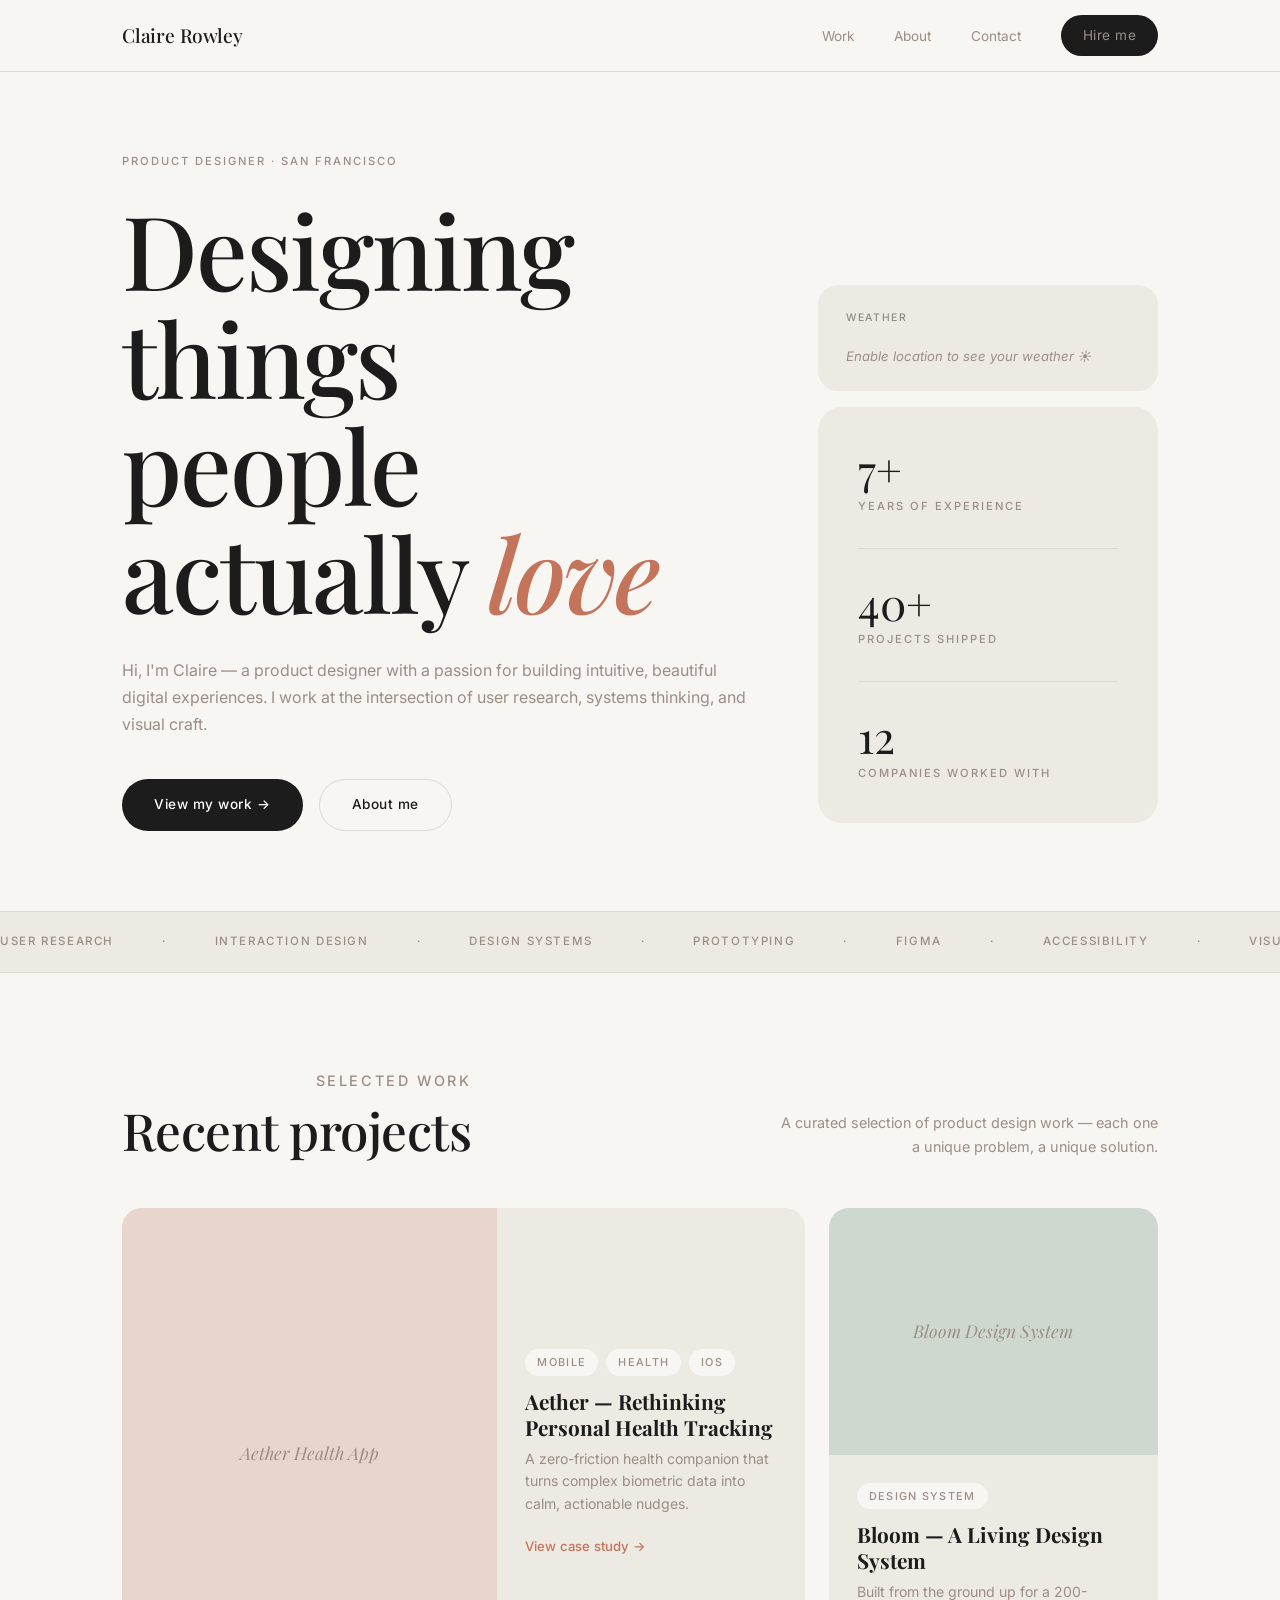
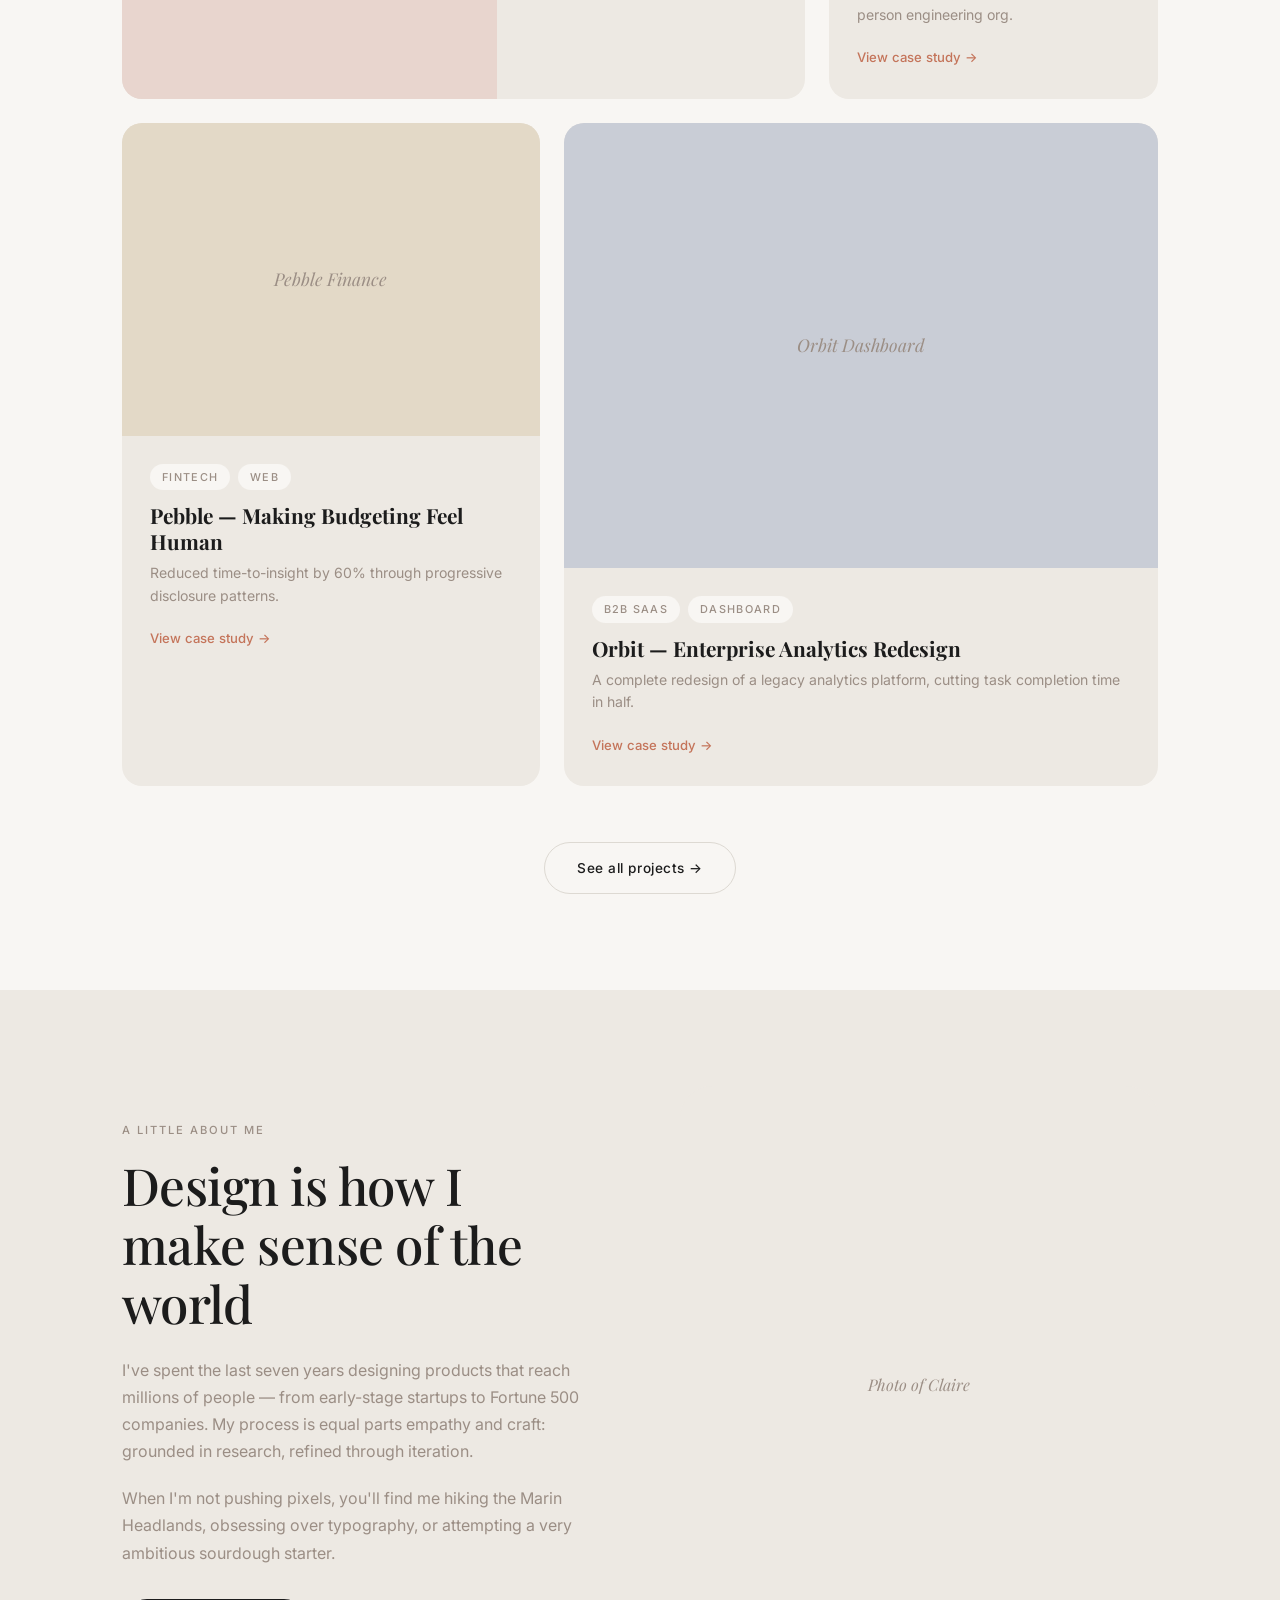
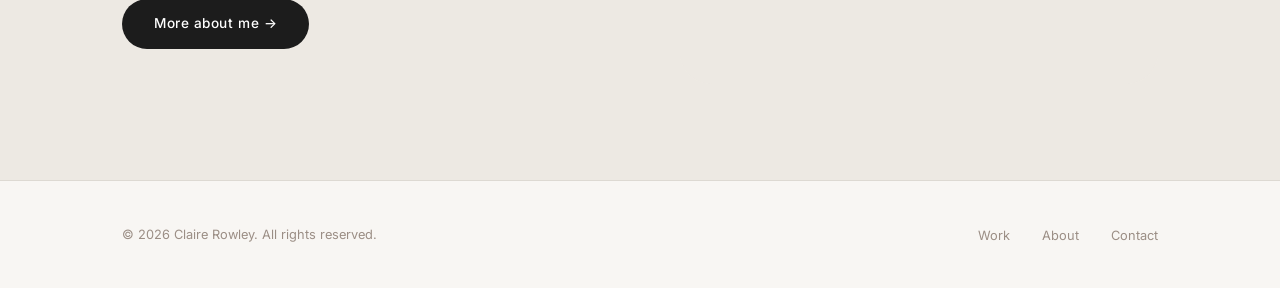
<file: index.html>
<!DOCTYPE html>
<html lang="en">
<head>
  <meta charset="UTF-8" />
  <meta name="viewport" content="width=device-width, initial-scale=1.0" />
  <title>Claire Rowley — Product Designer</title>
  <link rel="stylesheet" href="css/styles.css" />
</head>
<body>

  <!-- NAV -->
  <nav>
    <div class="container">
      <a class="nav-logo" href="index.html">Claire Rowley</a>
      <ul class="nav-links">
        <li><a href="work.html">Work</a></li>
        <li><a href="about.html">About</a></li>
        <li><a href="contact.html">Contact</a></li>
        <li><a href="contact.html" class="btn btn-primary" style="padding: 0.55rem 1.35rem;">Hire me</a></li>
      </ul>
    </div>
  </nav>

  <!-- HERO -->
  <section class="hero">
    <div class="container">
      <div class="hero-inner">

        <div class="hero-text">
          <p class="label hero-tag">Product Designer · San Francisco</p>
          <h1 class="display hero-title">
            Designing things<br />people actually <em>love</em>
          </h1>
          <p class="wide" style="color: var(--muted);">
            Hi, I'm Claire — a product designer with a passion for building
            intuitive, beautiful digital experiences. I work at the intersection
            of user research, systems thinking, and visual craft.
          </p>
          <div class="hero-actions">
            <a href="work.html" class="btn btn-primary">View my work &rarr;</a>
            <a href="about.html" class="btn btn-outline">About me</a>
          </div>
        </div>

        <aside class="hero-aside">

          <!-- WEATHER WIDGET -->
          <div class="weather-card" id="weather-widget">
            <p class="wc-label">Where you are</p>
            <p class="wc-loading">Detecting location&hellip;</p>
          </div>

          <div class="hero-stat-group">
            <div>
              <p class="hero-stat-num">7+</p>
              <p class="label">Years of experience</p>
            </div>
            <div class="divider"></div>
            <div>
              <p class="hero-stat-num">40+</p>
              <p class="label">Projects shipped</p>
            </div>
            <div class="divider"></div>
            <div>
              <p class="hero-stat-num">12</p>
              <p class="label">Companies worked with</p>
            </div>
          </div>
        </aside>

      </div>
    </div>
  </section>

  <!-- MARQUEE -->
  <div class="marquee">
    <div class="marquee-track">
      <span>User Research</span><span class="marquee-dot">·</span>
      <span>Interaction Design</span><span class="marquee-dot">·</span>
      <span>Design Systems</span><span class="marquee-dot">·</span>
      <span>Prototyping</span><span class="marquee-dot">·</span>
      <span>Figma</span><span class="marquee-dot">·</span>
      <span>Accessibility</span><span class="marquee-dot">·</span>
      <span>Visual Design</span><span class="marquee-dot">·</span>
      <span>Product Strategy</span><span class="marquee-dot">·</span>
      <!-- duplicate for seamless loop -->
      <span>User Research</span><span class="marquee-dot">·</span>
      <span>Interaction Design</span><span class="marquee-dot">·</span>
      <span>Design Systems</span><span class="marquee-dot">·</span>
      <span>Prototyping</span><span class="marquee-dot">·</span>
      <span>Figma</span><span class="marquee-dot">·</span>
      <span>Accessibility</span><span class="marquee-dot">·</span>
      <span>Visual Design</span><span class="marquee-dot">·</span>
      <span>Product Strategy</span><span class="marquee-dot">·</span>
    </div>
  </div>

  <!-- SELECTED WORK -->
  <section class="section">
    <div class="container">

      <div class="section-header">
        <div>
          <p class="label" style="margin-bottom: 0.5rem;">Selected Work</p>
          <h2 class="headline">Recent projects</h2>
        </div>
        <p>A curated selection of product design work — each one a unique problem, a unique solution.</p>
      </div>

      <div class="work-grid">

        <!-- Card 1 — wide -->
        <a href="work.html" class="card card--wide span-8">
          <div class="card-img card-img--rose">
            <div class="card-img-fill">Aether Health App</div>
          </div>
          <div class="card-body">
            <div class="card-tags">
              <span class="tag">Mobile</span>
              <span class="tag">Health</span>
              <span class="tag">iOS</span>
            </div>
            <h3 class="card-title">Aether — Rethinking Personal Health Tracking</h3>
            <p class="card-desc">A zero-friction health companion that turns complex biometric data into calm, actionable nudges.</p>
            <span class="card-arrow">View case study &rarr;</span>
          </div>
        </a>

        <!-- Card 2 -->
        <a href="work.html" class="card span-4">
          <div class="card-img card-img--sage">
            <div class="card-img-fill">Bloom Design System</div>
          </div>
          <div class="card-body">
            <div class="card-tags">
              <span class="tag">Design System</span>
            </div>
            <h3 class="card-title">Bloom — A Living Design System</h3>
            <p class="card-desc">Built from the ground up for a 200-person engineering org.</p>
            <span class="card-arrow">View case study &rarr;</span>
          </div>
        </a>

        <!-- Card 3 -->
        <a href="work.html" class="card span-5">
          <div class="card-img card-img--wheat">
            <div class="card-img-fill">Pebble Finance</div>
          </div>
          <div class="card-body">
            <div class="card-tags">
              <span class="tag">Fintech</span>
              <span class="tag">Web</span>
            </div>
            <h3 class="card-title">Pebble — Making Budgeting Feel Human</h3>
            <p class="card-desc">Reduced time-to-insight by 60% through progressive disclosure patterns.</p>
            <span class="card-arrow">View case study &rarr;</span>
          </div>
        </a>

        <!-- Card 4 -->
        <a href="work.html" class="card span-7">
          <div class="card-img card-img--slate">
            <div class="card-img-fill">Orbit Dashboard</div>
          </div>
          <div class="card-body">
            <div class="card-tags">
              <span class="tag">B2B SaaS</span>
              <span class="tag">Dashboard</span>
            </div>
            <h3 class="card-title">Orbit — Enterprise Analytics Redesign</h3>
            <p class="card-desc">A complete redesign of a legacy analytics platform, cutting task completion time in half.</p>
            <span class="card-arrow">View case study &rarr;</span>
          </div>
        </a>

      </div>

      <div style="text-align: center; margin-top: 3.5rem;">
        <a href="work.html" class="btn btn-outline">See all projects &rarr;</a>
      </div>

    </div>
  </section>

  <!-- ABOUT TEASER -->
  <section class="section" style="background: var(--surface);">
    <div class="container">
      <div class="grid-2" style="align-items: center; gap: 5rem;">
        <div>
          <p class="label" style="margin-bottom: 1rem;">A little about me</p>
          <h2 class="headline" style="margin-bottom: 1.5rem;">Design is how I<br />make sense of the world</h2>
          <p style="color: var(--muted); margin-bottom: 1.25rem;">
            I've spent the last seven years designing products that reach millions of people —
            from early-stage startups to Fortune 500 companies. My process is equal parts
            empathy and craft: grounded in research, refined through iteration.
          </p>
          <p style="color: var(--muted); margin-bottom: 2rem;">
            When I'm not pushing pixels, you'll find me hiking the Marin Headlands,
            obsessing over typography, or attempting a very ambitious sourdough starter.
          </p>
          <a href="about.html" class="btn btn-primary">More about me &rarr;</a>
        </div>
        <div class="photo-frame">
          <span style="font-style: italic; color: var(--muted);">Photo of Claire</span>
        </div>
      </div>
    </div>
  </section>

  <!-- FOOTER -->
  <footer>
    <div class="container">
      <p class="footer-copy">&copy; 2026 Claire Rowley. All rights reserved.</p>
      <ul class="footer-links">
        <li><a href="work.html">Work</a></li>
        <li><a href="about.html">About</a></li>
        <li><a href="contact.html">Contact</a></li>
      </ul>
    </div>
  </footer>

  <script src="js/app.js"></script>
</body>
</html>
</file>
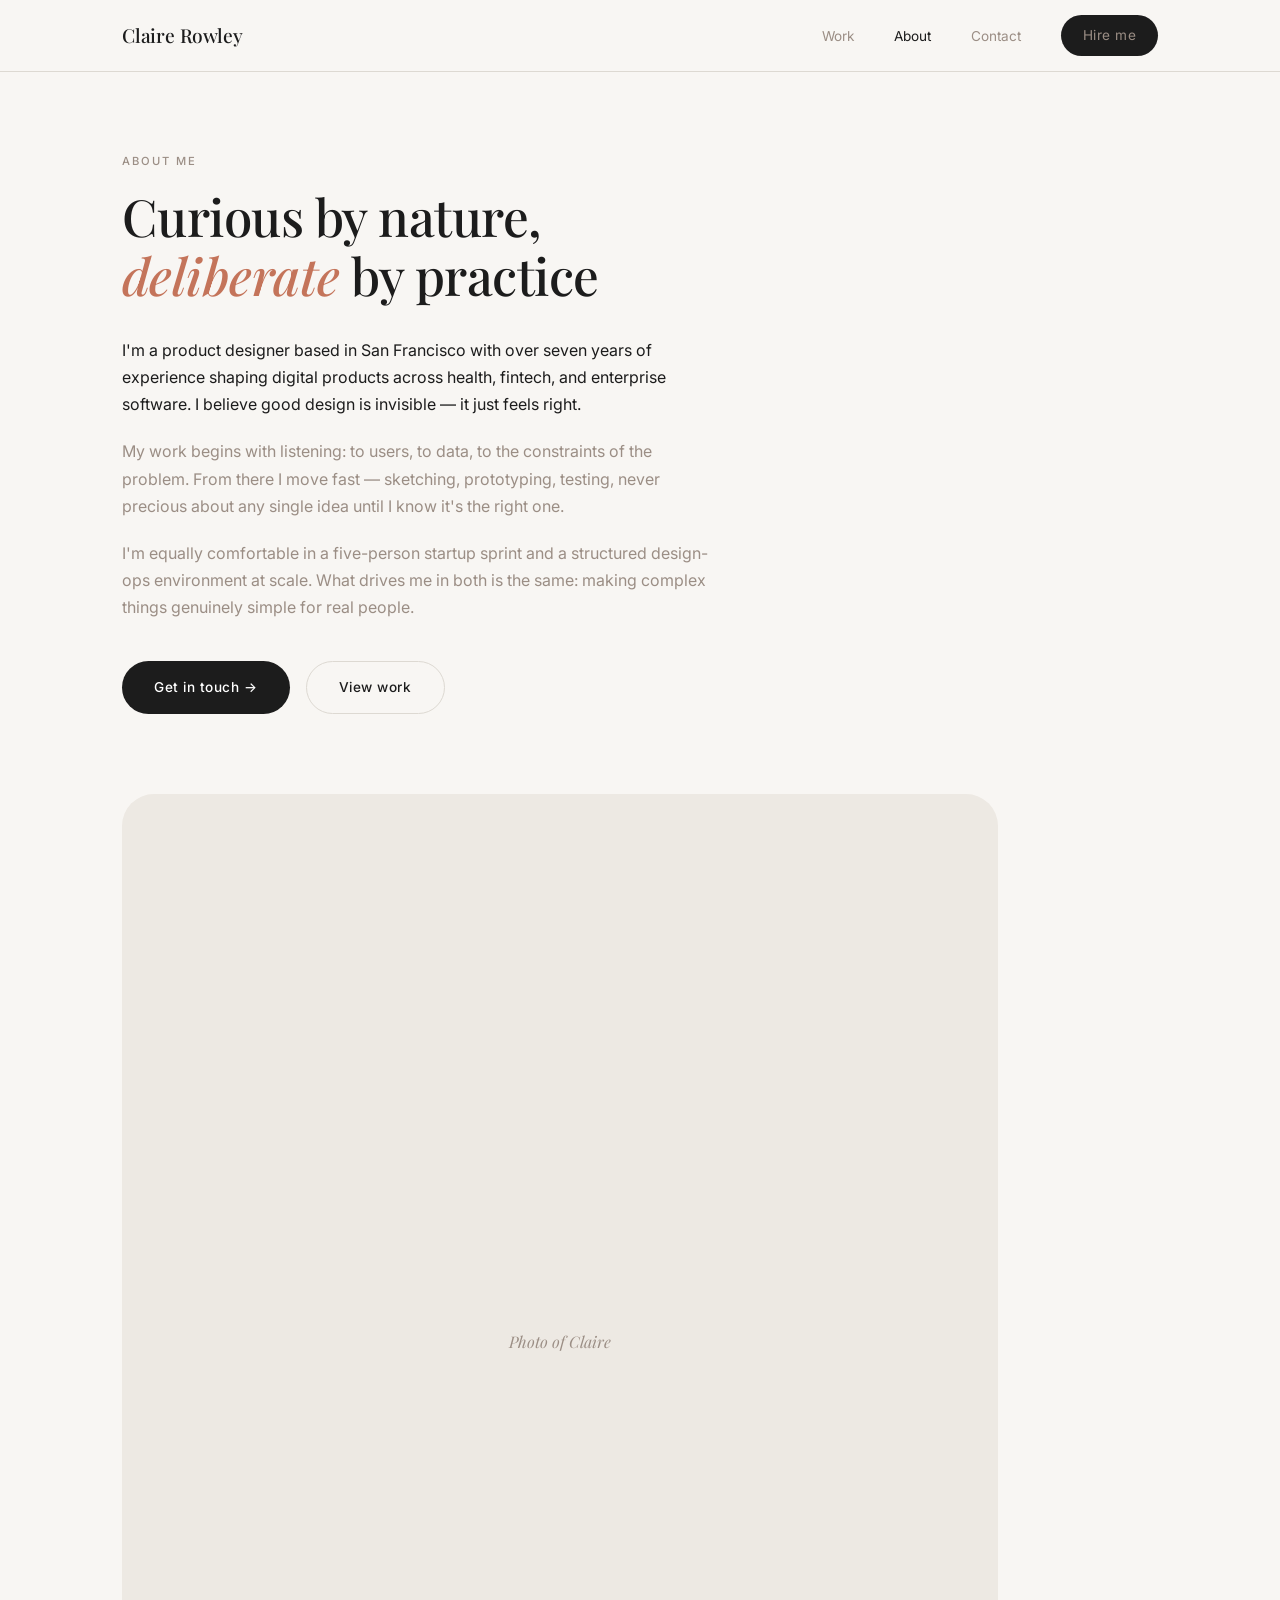
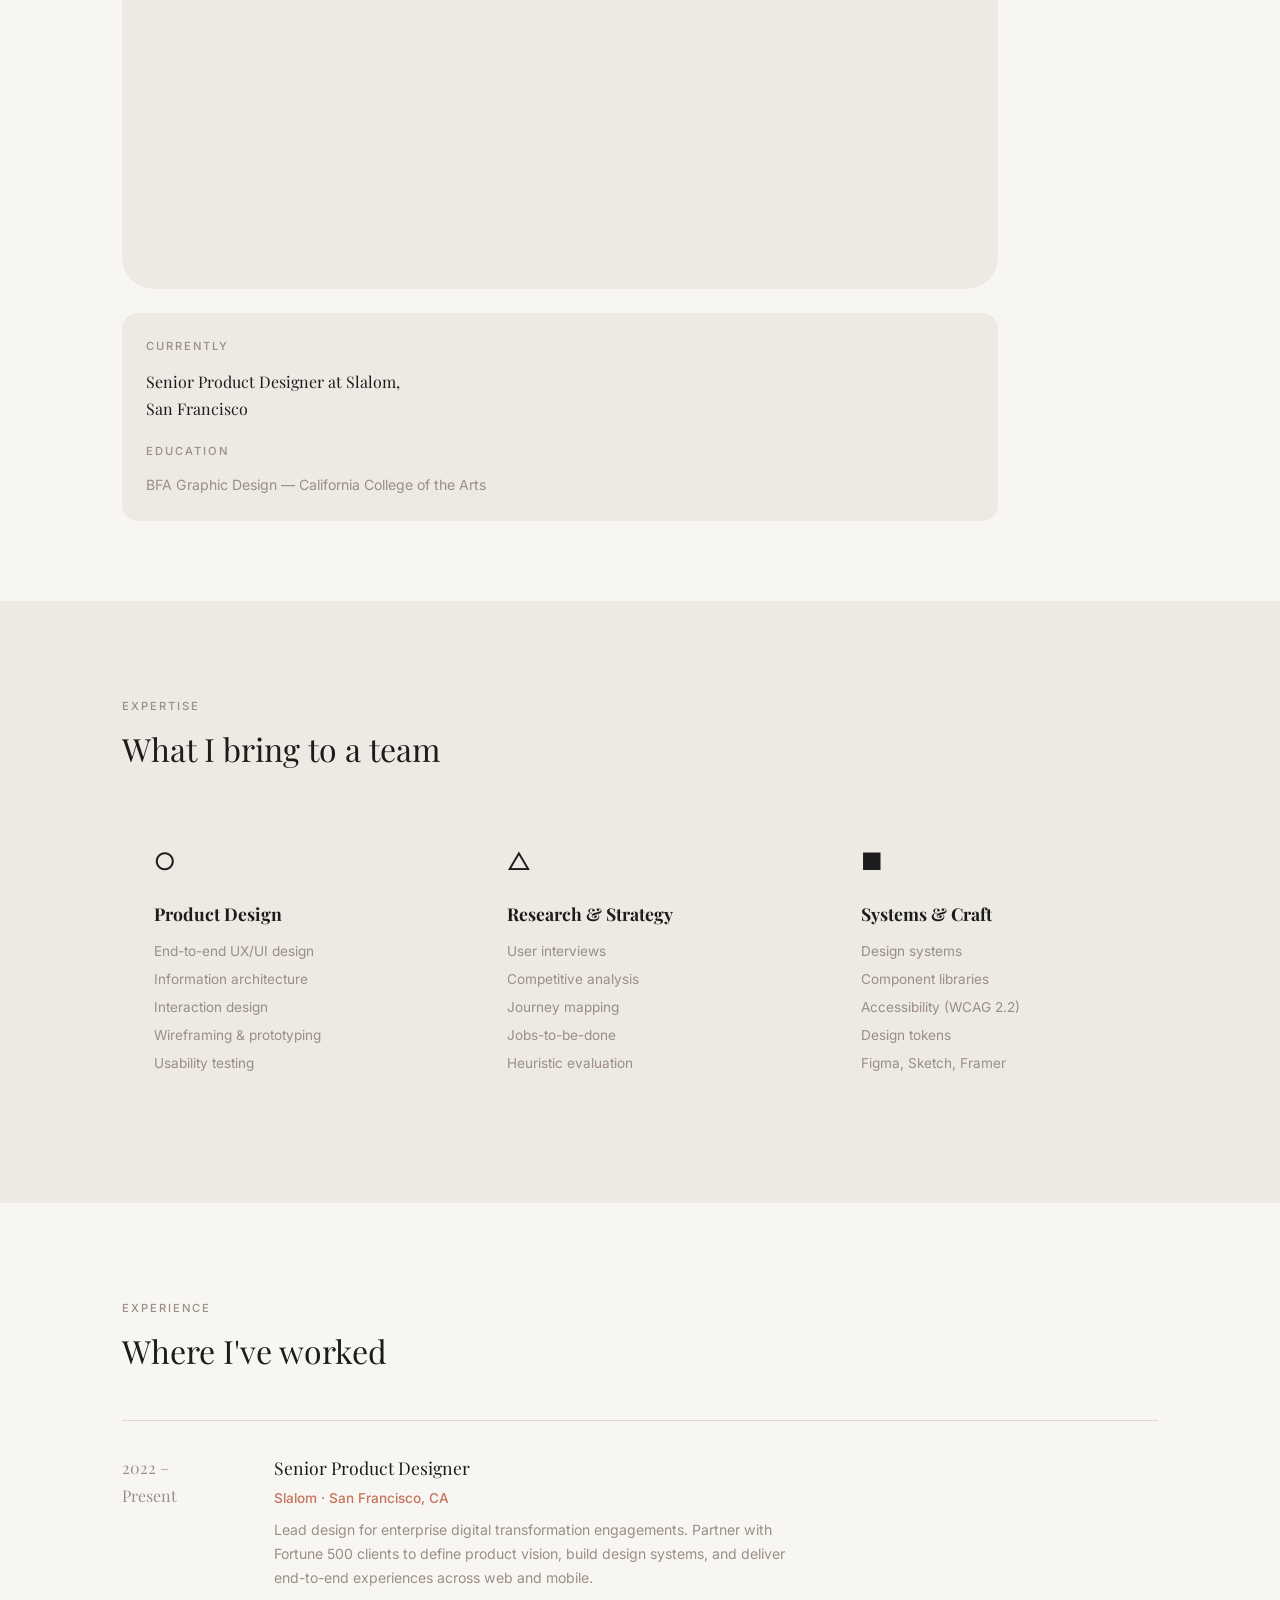
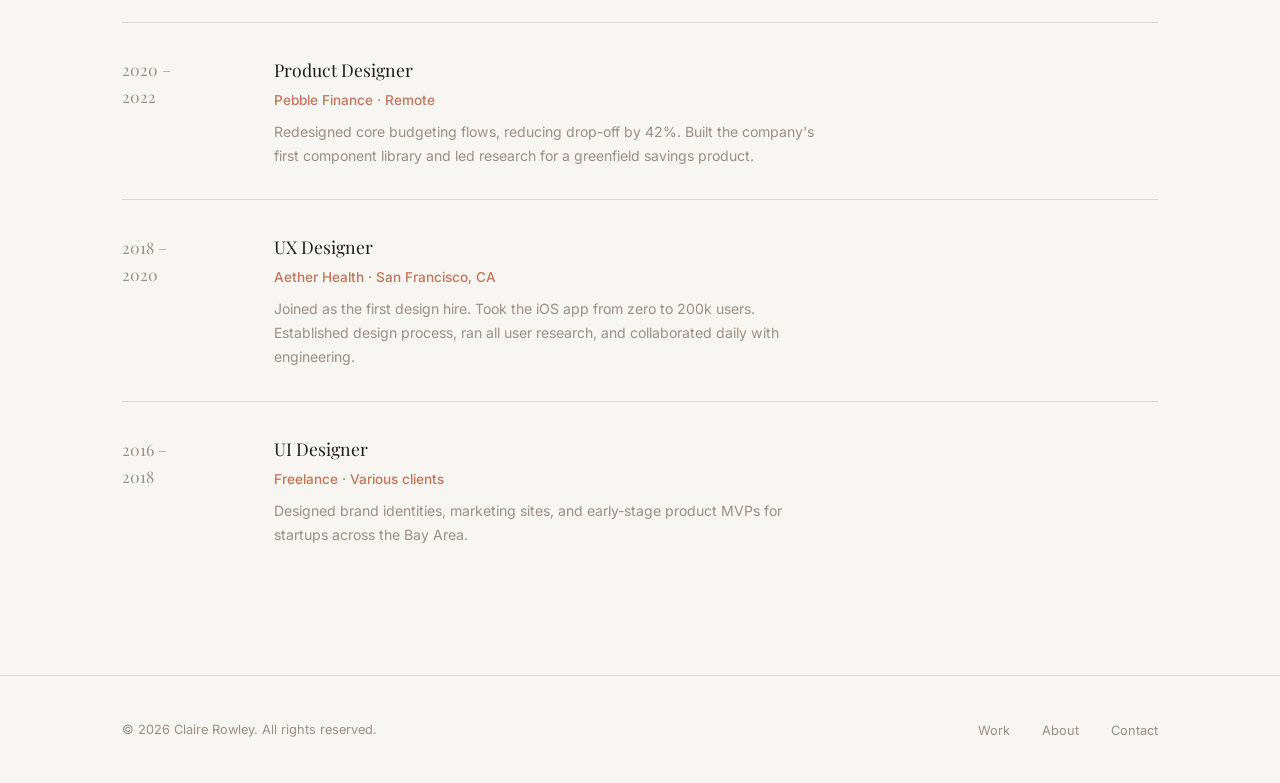
<file: about.html>
<!DOCTYPE html>
<html lang="en">
<head>
  <meta charset="UTF-8" />
  <meta name="viewport" content="width=device-width, initial-scale=1.0" />
  <title>About — Claire Rowley</title>
  <link rel="stylesheet" href="css/styles.css" />
</head>
<body>

  <!-- NAV -->
  <nav>
    <div class="container">
      <a class="nav-logo" href="index.html">Claire Rowley</a>
      <ul class="nav-links">
        <li><a href="work.html">Work</a></li>
        <li><a href="about.html" class="active">About</a></li>
        <li><a href="contact.html">Contact</a></li>
        <li><a href="contact.html" class="btn btn-primary" style="padding: 0.55rem 1.35rem;">Hire me</a></li>
      </ul>
    </div>
  </nav>

  <!-- HERO -->
  <div class="about-hero">
    <div class="container">
      <p class="label" style="margin-bottom: 1rem;">About me</p>
      <div class="grid-2" style="gap: 5rem; align-items: start;">

        <div class="about-intro">
          <h1 class="headline" style="margin-bottom: 2rem;">
            Curious by nature,<br/>
            <em style="font-style: italic; color: var(--accent);">deliberate</em> by practice
          </h1>
          <p style="margin-bottom: 1.25rem;">
            I'm a product designer based in San Francisco with over seven years of experience
            shaping digital products across health, fintech, and enterprise software. I believe
            good design is invisible — it just feels right.
          </p>
          <p style="margin-bottom: 1.25rem; color: var(--muted);">
            My work begins with listening: to users, to data, to the constraints of the problem.
            From there I move fast — sketching, prototyping, testing, never precious about any
            single idea until I know it's the right one.
          </p>
          <p style="color: var(--muted);">
            I'm equally comfortable in a five-person startup sprint and a structured design-ops
            environment at scale. What drives me in both is the same: making complex things
            genuinely simple for real people.
          </p>

          <div style="margin-top: 2.5rem; display: flex; gap: 1rem; flex-wrap: wrap;">
            <a href="contact.html" class="btn btn-primary">Get in touch &rarr;</a>
            <a href="work.html" class="btn btn-outline">View work</a>
          </div>
        </div>

        <div class="about-photo">
          <div class="photo-frame" style="margin-bottom: 1.5rem;">
            <span>Photo of Claire</span>
          </div>
          <div style="padding: 1.5rem; background: var(--surface); border-radius: 1rem;">
            <p class="label" style="margin-bottom: 0.75rem;">Currently</p>
            <p style="font-family: var(--serif); font-size: 1rem; max-width: none;">
              Senior Product Designer at Slalom,<br />San Francisco
            </p>
            <p class="label" style="margin-top: 1.25rem; margin-bottom: 0.75rem;">Education</p>
            <p style="font-size: 0.88rem; color: var(--muted); max-width: none;">
              BFA Graphic Design — California College of the Arts
            </p>
          </div>
        </div>

      </div>
    </div>
  </div>

  <!-- SKILLS -->
  <section class="section" style="background: var(--surface);">
    <div class="container">
      <p class="label" style="margin-bottom: 0.75rem;">Expertise</p>
      <h2 class="subheadline" style="margin-bottom: 2.5rem;">What I bring to a team</h2>

      <div class="skills-grid">

        <div class="skill-card">
          <div class="skill-card-icon">&#9675;</div>
          <h3 class="skill-card-title">Product Design</h3>
          <ul class="skill-card-list">
            <li>End-to-end UX/UI design</li>
            <li>Information architecture</li>
            <li>Interaction design</li>
            <li>Wireframing & prototyping</li>
            <li>Usability testing</li>
          </ul>
        </div>

        <div class="skill-card">
          <div class="skill-card-icon">&#9651;</div>
          <h3 class="skill-card-title">Research & Strategy</h3>
          <ul class="skill-card-list">
            <li>User interviews</li>
            <li>Competitive analysis</li>
            <li>Journey mapping</li>
            <li>Jobs-to-be-done</li>
            <li>Heuristic evaluation</li>
          </ul>
        </div>

        <div class="skill-card">
          <div class="skill-card-icon">&#9632;</div>
          <h3 class="skill-card-title">Systems & Craft</h3>
          <ul class="skill-card-list">
            <li>Design systems</li>
            <li>Component libraries</li>
            <li>Accessibility (WCAG 2.2)</li>
            <li>Design tokens</li>
            <li>Figma, Sketch, Framer</li>
          </ul>
        </div>

      </div>
    </div>
  </section>

  <!-- EXPERIENCE -->
  <section class="section">
    <div class="container">
      <p class="label" style="margin-bottom: 0.75rem;">Experience</p>
      <h2 class="subheadline" style="margin-bottom: 3rem;">Where I've worked</h2>

      <div class="timeline">

        <div class="timeline-item">
          <p class="timeline-year">2022 –<br/>Present</p>
          <div>
            <p class="timeline-role">Senior Product Designer</p>
            <p class="timeline-company">Slalom · San Francisco, CA</p>
            <p class="timeline-desc">
              Lead design for enterprise digital transformation engagements. Partner with
              Fortune 500 clients to define product vision, build design systems, and
              deliver end-to-end experiences across web and mobile.
            </p>
          </div>
        </div>

        <div class="timeline-item">
          <p class="timeline-year">2020 –<br/>2022</p>
          <div>
            <p class="timeline-role">Product Designer</p>
            <p class="timeline-company">Pebble Finance · Remote</p>
            <p class="timeline-desc">
              Redesigned core budgeting flows, reducing drop-off by 42%. Built the
              company's first component library and led research for a greenfield
              savings product.
            </p>
          </div>
        </div>

        <div class="timeline-item">
          <p class="timeline-year">2018 –<br/>2020</p>
          <div>
            <p class="timeline-role">UX Designer</p>
            <p class="timeline-company">Aether Health · San Francisco, CA</p>
            <p class="timeline-desc">
              Joined as the first design hire. Took the iOS app from zero to 200k users.
              Established design process, ran all user research, and collaborated daily
              with engineering.
            </p>
          </div>
        </div>

        <div class="timeline-item">
          <p class="timeline-year">2016 –<br/>2018</p>
          <div>
            <p class="timeline-role">UI Designer</p>
            <p class="timeline-company">Freelance · Various clients</p>
            <p class="timeline-desc">
              Designed brand identities, marketing sites, and early-stage product MVPs
              for startups across the Bay Area.
            </p>
          </div>
        </div>

      </div>
    </div>
  </section>

  <!-- FOOTER -->
  <footer>
    <div class="container">
      <p class="footer-copy">&copy; 2026 Claire Rowley. All rights reserved.</p>
      <ul class="footer-links">
        <li><a href="work.html">Work</a></li>
        <li><a href="about.html">About</a></li>
        <li><a href="contact.html">Contact</a></li>
      </ul>
    </div>
  </footer>

</body>
</html>
</file>
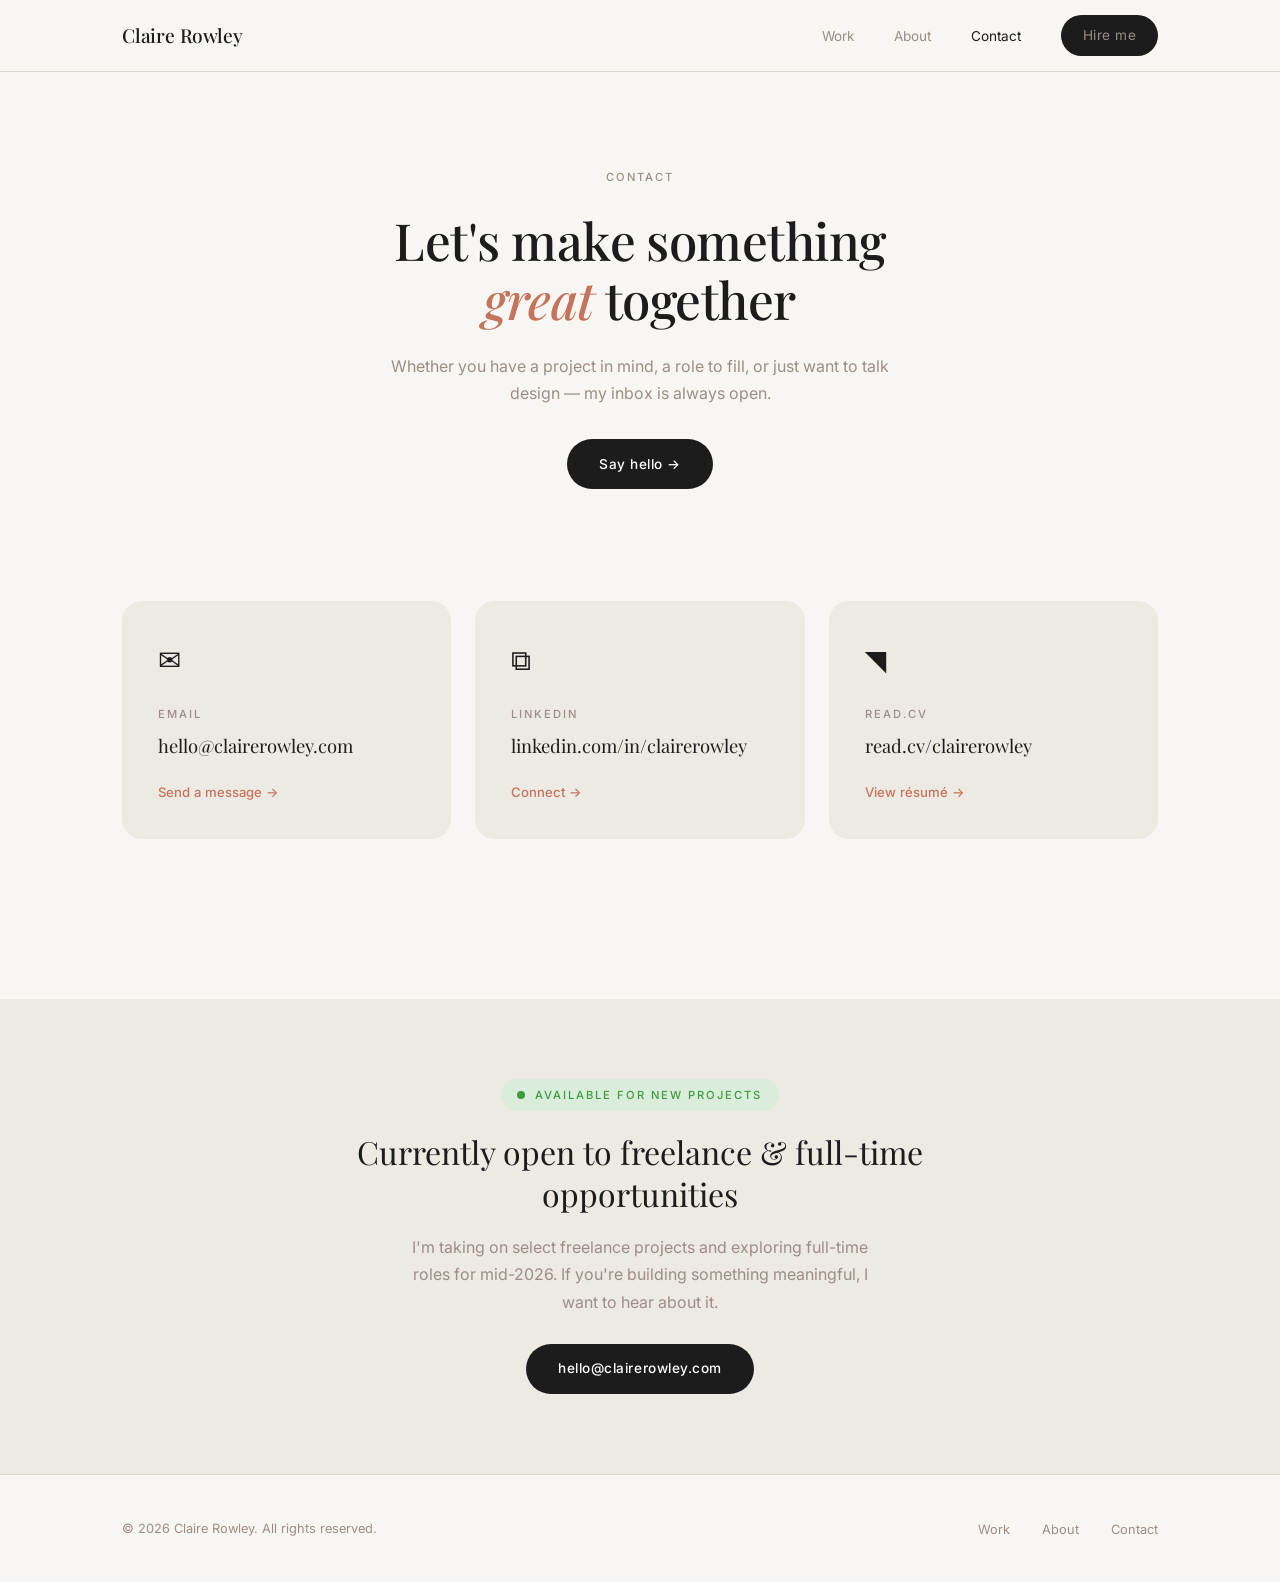
<file: contact.html>
<!DOCTYPE html>
<html lang="en">
<head>
  <meta charset="UTF-8" />
  <meta name="viewport" content="width=device-width, initial-scale=1.0" />
  <title>Contact — Claire Rowley</title>
  <link rel="stylesheet" href="css/styles.css" />
</head>
<body>

  <!-- NAV -->
  <nav>
    <div class="container">
      <a class="nav-logo" href="index.html">Claire Rowley</a>
      <ul class="nav-links">
        <li><a href="work.html">Work</a></li>
        <li><a href="about.html">About</a></li>
        <li><a href="contact.html" class="active">Contact</a></li>
        <li><a href="contact.html" class="btn btn-primary" style="padding: 0.55rem 1.35rem;">Hire me</a></li>
      </ul>
    </div>
  </nav>

  <!-- CONTACT HERO -->
  <div class="contact-hero">
    <p class="label">Contact</p>
    <h1 class="headline" style="max-width: 20ch; text-align: center;">
      Let's make something<br/>
      <em style="font-style: italic; color: var(--accent);">great</em> together
    </h1>
    <p class="wide" style="color: var(--muted); text-align: center; max-width: 50ch;">
      Whether you have a project in mind, a role to fill, or just want to talk design —
      my inbox is always open.
    </p>
    <a href="mailto:hello@clairerowley.com" class="btn btn-primary" style="margin-top: 0.5rem;">
      Say hello &rarr;
    </a>
  </div>

  <!-- CONTACT LINKS -->
  <section class="section" style="padding-top: 0;">
    <div class="container">
      <div class="contact-links">

        <a href="mailto:hello@clairerowley.com" class="contact-link-card">
          <div class="contact-link-icon">&#9993;</div>
          <p class="label contact-link-label">Email</p>
          <p class="contact-link-value">hello@clairerowley.com</p>
          <span class="contact-link-arrow">Send a message &rarr;</span>
        </a>

        <a href="https://linkedin.com/in/clairerowley" target="_blank" rel="noopener" class="contact-link-card">
          <div class="contact-link-icon">&#10697;</div>
          <p class="label contact-link-label">LinkedIn</p>
          <p class="contact-link-value">linkedin.com/in/clairerowley</p>
          <span class="contact-link-arrow">Connect &rarr;</span>
        </a>

        <a href="https://read.cv/clairerowley" target="_blank" rel="noopener" class="contact-link-card">
          <div class="contact-link-icon">&#9701;</div>
          <p class="label contact-link-label">Read.cv</p>
          <p class="contact-link-value">read.cv/clairerowley</p>
          <span class="contact-link-arrow">View résumé &rarr;</span>
        </a>

      </div>
    </div>
  </section>

  <!-- AVAILABILITY NOTE -->
  <section style="background: var(--surface); padding-block: 5rem;">
    <div class="container" style="max-width: 700px; text-align: center; display: flex; flex-direction: column; align-items: center; gap: 1.25rem;">
      <div style="display: inline-flex; align-items: center; gap: 0.6rem; padding: 0.4rem 1rem; background: #D9EDDA; border-radius: 100px;">
        <span style="width: 8px; height: 8px; background: #3D9B40; border-radius: 50%; display: inline-block;"></span>
        <p class="label" style="color: #3D9B40; margin: 0;">Available for new projects</p>
      </div>
      <h2 class="subheadline">Currently open to freelance &amp; full-time opportunities</h2>
      <p style="color: var(--muted); text-align: center; max-width: 48ch;">
        I'm taking on select freelance projects and exploring full-time roles for mid-2026.
        If you're building something meaningful, I want to hear about it.
      </p>
      <a href="mailto:hello@clairerowley.com" class="btn btn-primary" style="margin-top: 0.5rem;">
        hello@clairerowley.com
      </a>
    </div>
  </section>

  <!-- FOOTER -->
  <footer>
    <div class="container">
      <p class="footer-copy">&copy; 2026 Claire Rowley. All rights reserved.</p>
      <ul class="footer-links">
        <li><a href="work.html">Work</a></li>
        <li><a href="about.html">About</a></li>
        <li><a href="contact.html">Contact</a></li>
      </ul>
    </div>
  </footer>

</body>
</html>
</file>
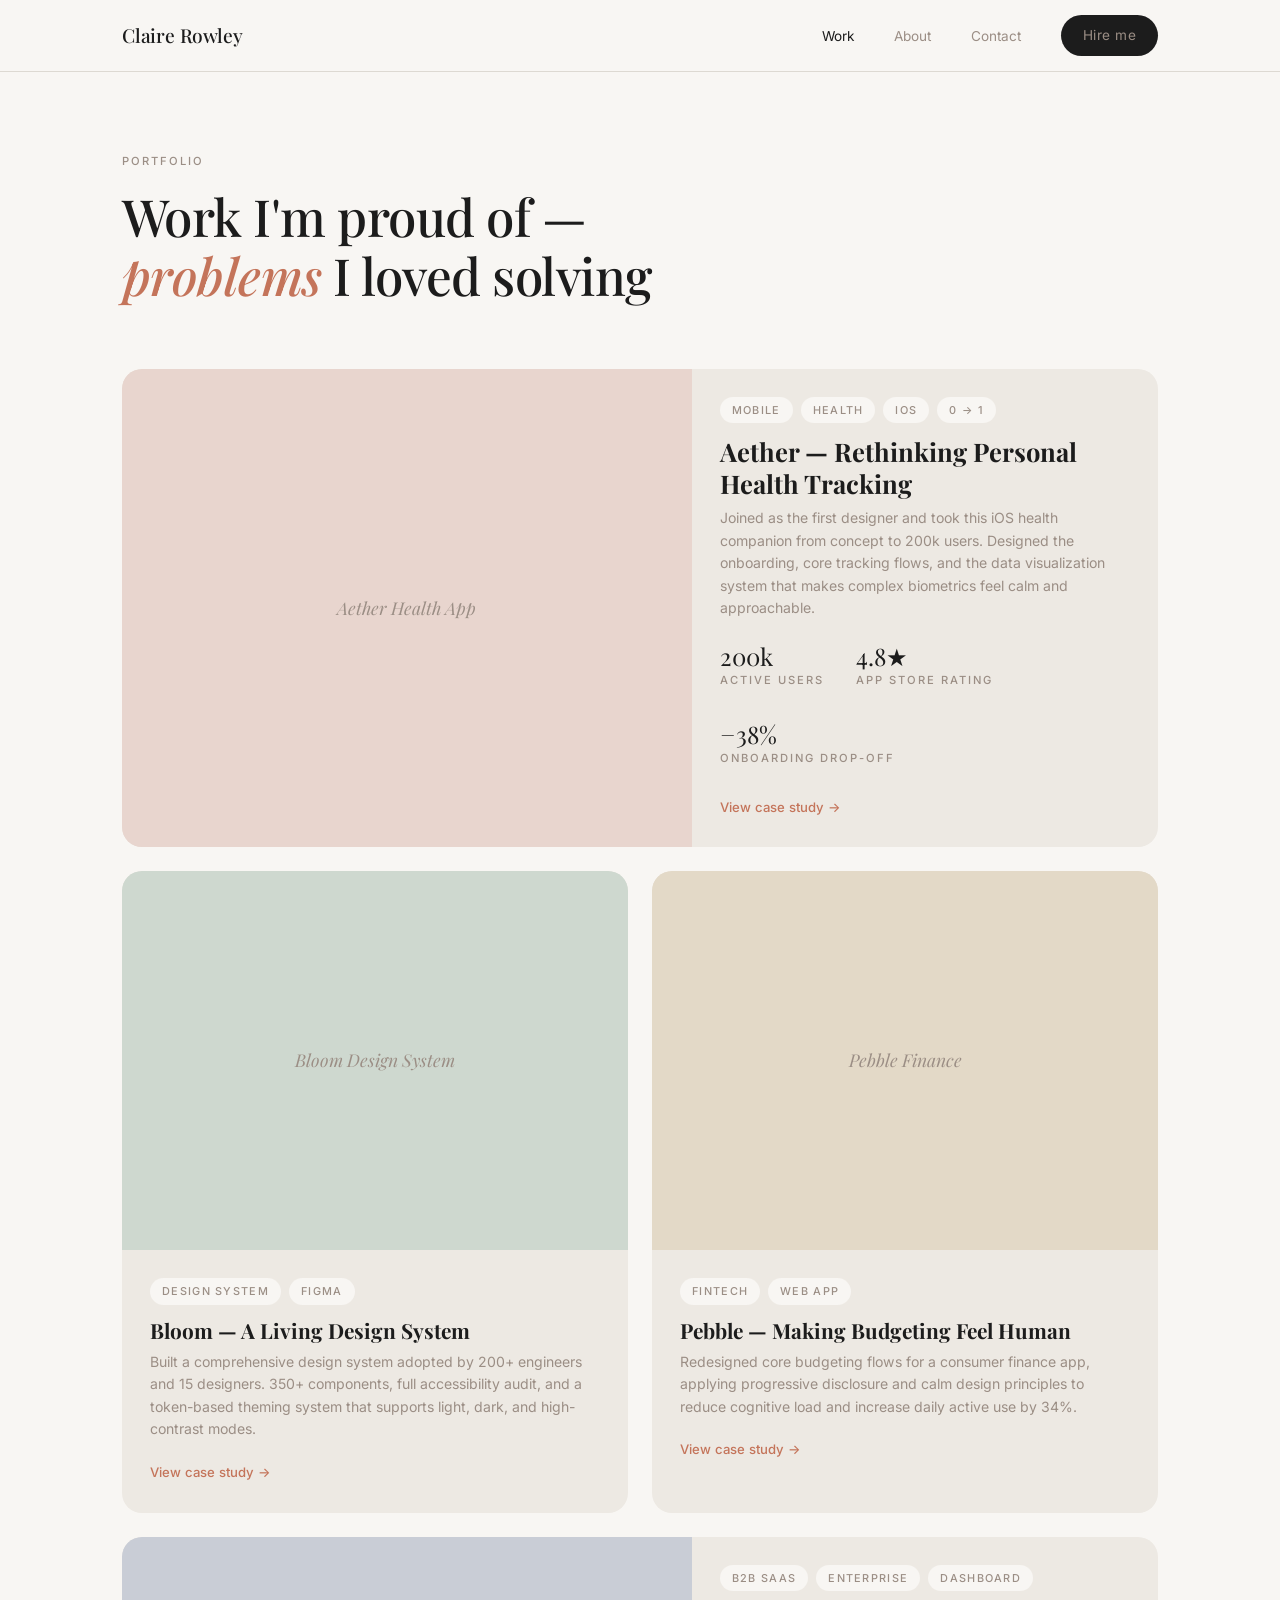
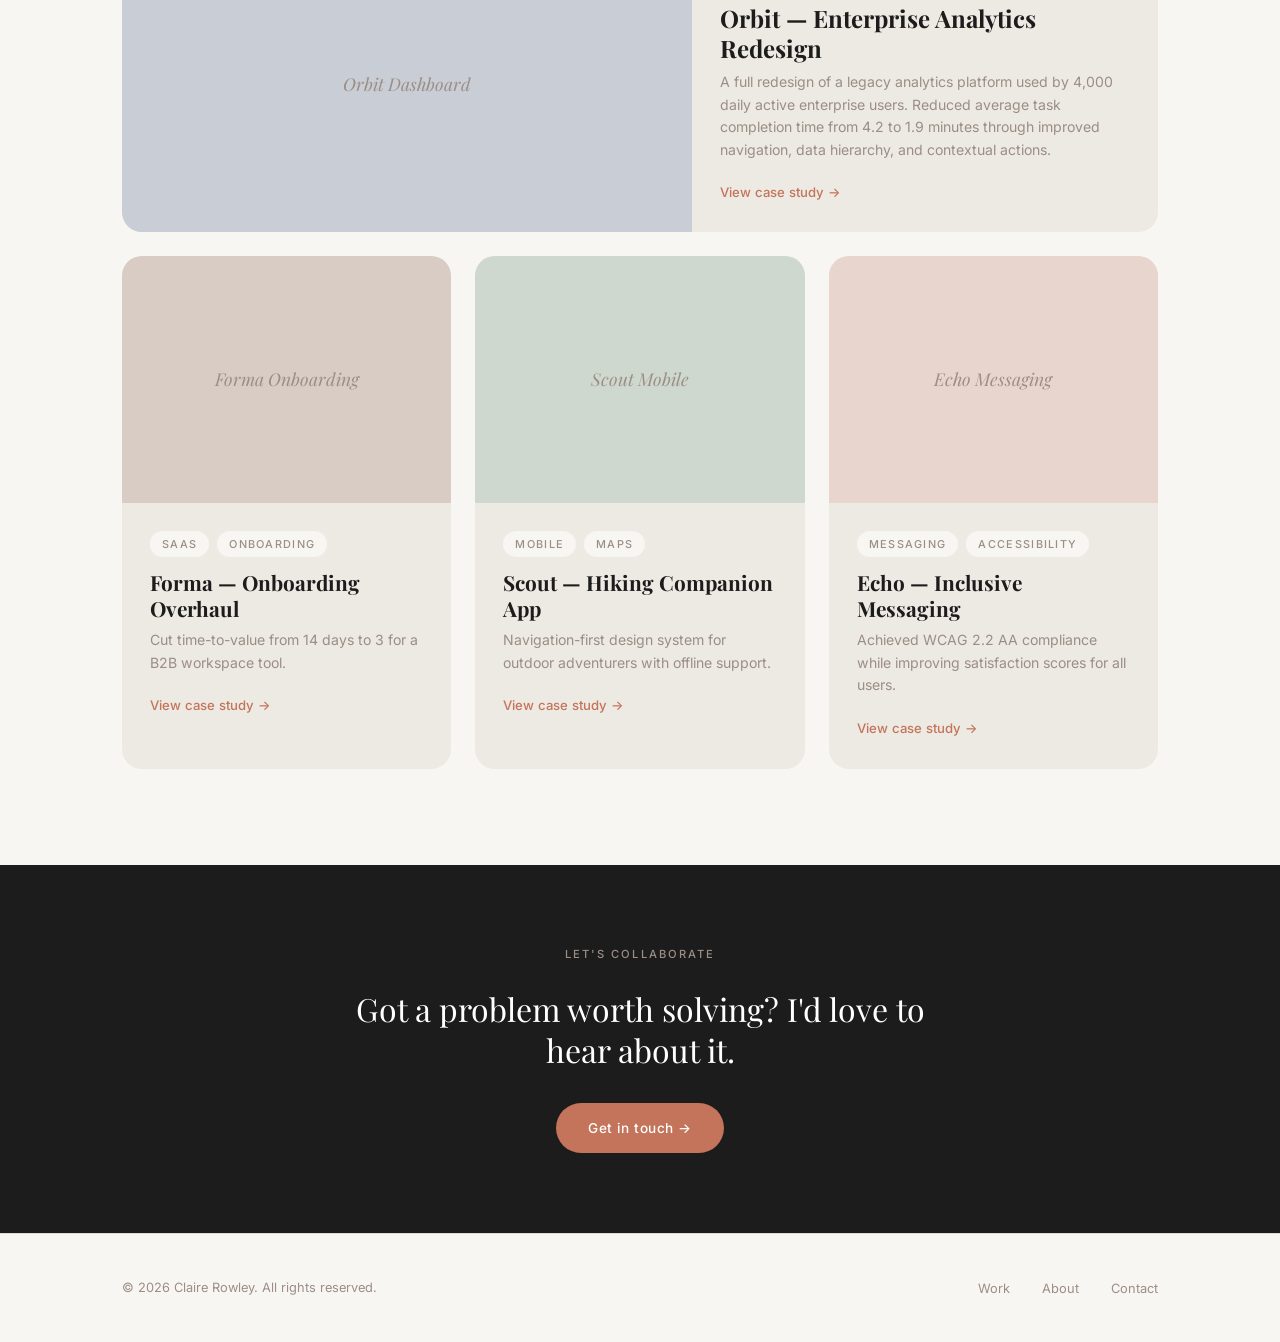
<file: work.html>
<!DOCTYPE html>
<html lang="en">
<head>
  <meta charset="UTF-8" />
  <meta name="viewport" content="width=device-width, initial-scale=1.0" />
  <title>Work — Claire Rowley</title>
  <link rel="stylesheet" href="css/styles.css" />
</head>
<body>

  <!-- NAV -->
  <nav>
    <div class="container">
      <a class="nav-logo" href="index.html">Claire Rowley</a>
      <ul class="nav-links">
        <li><a href="work.html" class="active">Work</a></li>
        <li><a href="about.html">About</a></li>
        <li><a href="contact.html">Contact</a></li>
        <li><a href="contact.html" class="btn btn-primary" style="padding: 0.55rem 1.35rem;">Hire me</a></li>
      </ul>
    </div>
  </nav>

  <!-- WORK HERO -->
  <div class="work-hero">
    <div class="container">
      <p class="label" style="margin-bottom: 1rem;">Portfolio</p>
      <h1 class="headline" style="max-width: 18ch;">
        Work I'm proud of —<br/>
        <em style="font-style: italic; color: var(--accent);">problems</em> I loved solving
      </h1>
    </div>
  </div>

  <!-- WORK GRID -->
  <section class="section" style="padding-top: 0;">
    <div class="container">

      <div class="work-grid">

        <!-- 1 — Aether (wide, featured) -->
        <a href="#" class="card card--wide span-12">
          <div class="card-img card-img--rose">
            <div class="card-img-fill">Aether Health App</div>
          </div>
          <div class="card-body">
            <div class="card-tags">
              <span class="tag">Mobile</span>
              <span class="tag">Health</span>
              <span class="tag">iOS</span>
              <span class="tag">0 → 1</span>
            </div>
            <h2 class="card-title" style="font-size: 1.6rem;">Aether — Rethinking Personal Health Tracking</h2>
            <p class="card-desc">
              Joined as the first designer and took this iOS health companion from concept
              to 200k users. Designed the onboarding, core tracking flows, and the data
              visualization system that makes complex biometrics feel calm and approachable.
            </p>
            <div style="display: flex; gap: 2rem; margin-top: 1.5rem; flex-wrap: wrap;">
              <div>
                <p style="font-family: var(--serif); font-size: 1.5rem; line-height: 1;">200k</p>
                <p class="label" style="margin-top: 0.2rem;">Active users</p>
              </div>
              <div>
                <p style="font-family: var(--serif); font-size: 1.5rem; line-height: 1;">4.8★</p>
                <p class="label" style="margin-top: 0.2rem;">App Store rating</p>
              </div>
              <div>
                <p style="font-family: var(--serif); font-size: 1.5rem; line-height: 1;">−38%</p>
                <p class="label" style="margin-top: 0.2rem;">Onboarding drop-off</p>
              </div>
            </div>
            <span class="card-arrow" style="margin-top: 1.75rem;">View case study &rarr;</span>
          </div>
        </a>

        <!-- 2 — Bloom Design System -->
        <a href="#" class="card span-6">
          <div class="card-img card-img--sage">
            <div class="card-img-fill">Bloom Design System</div>
          </div>
          <div class="card-body">
            <div class="card-tags">
              <span class="tag">Design System</span>
              <span class="tag">Figma</span>
            </div>
            <h3 class="card-title">Bloom — A Living Design System</h3>
            <p class="card-desc">
              Built a comprehensive design system adopted by 200+ engineers and 15 designers.
              350+ components, full accessibility audit, and a token-based theming system
              that supports light, dark, and high-contrast modes.
            </p>
            <span class="card-arrow">View case study &rarr;</span>
          </div>
        </a>

        <!-- 3 — Pebble Finance -->
        <a href="#" class="card span-6">
          <div class="card-img card-img--wheat">
            <div class="card-img-fill">Pebble Finance</div>
          </div>
          <div class="card-body">
            <div class="card-tags">
              <span class="tag">Fintech</span>
              <span class="tag">Web App</span>
            </div>
            <h3 class="card-title">Pebble — Making Budgeting Feel Human</h3>
            <p class="card-desc">
              Redesigned core budgeting flows for a consumer finance app, applying progressive
              disclosure and calm design principles to reduce cognitive load and increase
              daily active use by 34%.
            </p>
            <span class="card-arrow">View case study &rarr;</span>
          </div>
        </a>

        <!-- 4 — Orbit Dashboard (wide) -->
        <a href="#" class="card card--wide span-12">
          <div class="card-img card-img--slate">
            <div class="card-img-fill">Orbit Dashboard</div>
          </div>
          <div class="card-body">
            <div class="card-tags">
              <span class="tag">B2B SaaS</span>
              <span class="tag">Enterprise</span>
              <span class="tag">Dashboard</span>
            </div>
            <h2 class="card-title" style="font-size: 1.5rem;">Orbit — Enterprise Analytics Redesign</h2>
            <p class="card-desc">
              A full redesign of a legacy analytics platform used by 4,000 daily active
              enterprise users. Reduced average task completion time from 4.2 to 1.9 minutes
              through improved navigation, data hierarchy, and contextual actions.
            </p>
            <span class="card-arrow" style="margin-top: 1.25rem;">View case study &rarr;</span>
          </div>
        </a>

        <!-- 5 — Forma -->
        <a href="#" class="card span-4">
          <div class="card-img card-img--clay">
            <div class="card-img-fill">Forma Onboarding</div>
          </div>
          <div class="card-body">
            <div class="card-tags">
              <span class="tag">SaaS</span>
              <span class="tag">Onboarding</span>
            </div>
            <h3 class="card-title">Forma — Onboarding Overhaul</h3>
            <p class="card-desc">Cut time-to-value from 14 days to 3 for a B2B workspace tool.</p>
            <span class="card-arrow">View case study &rarr;</span>
          </div>
        </a>

        <!-- 6 — Scout -->
        <a href="#" class="card span-4">
          <div class="card-img card-img--sage">
            <div class="card-img-fill">Scout Mobile</div>
          </div>
          <div class="card-body">
            <div class="card-tags">
              <span class="tag">Mobile</span>
              <span class="tag">Maps</span>
            </div>
            <h3 class="card-title">Scout — Hiking Companion App</h3>
            <p class="card-desc">Navigation-first design system for outdoor adventurers with offline support.</p>
            <span class="card-arrow">View case study &rarr;</span>
          </div>
        </a>

        <!-- 7 — Echo -->
        <a href="#" class="card span-4">
          <div class="card-img card-img--rose">
            <div class="card-img-fill">Echo Messaging</div>
          </div>
          <div class="card-body">
            <div class="card-tags">
              <span class="tag">Messaging</span>
              <span class="tag">Accessibility</span>
            </div>
            <h3 class="card-title">Echo — Inclusive Messaging</h3>
            <p class="card-desc">Achieved WCAG 2.2 AA compliance while improving satisfaction scores for all users.</p>
            <span class="card-arrow">View case study &rarr;</span>
          </div>
        </a>

      </div>

    </div>
  </section>

  <!-- CTA STRIP -->
  <section style="background: var(--text); padding-block: 5rem;">
    <div class="container" style="text-align: center; display: flex; flex-direction: column; align-items: center; gap: 1.5rem;">
      <p class="label" style="color: var(--muted);">Let's collaborate</p>
      <h2 class="subheadline" style="color: var(--white); max-width: 30ch;">
        Got a problem worth solving? I'd love to hear about it.
      </h2>
      <a href="contact.html" class="btn" style="background: var(--accent); color: var(--white); margin-top: 0.5rem;">
        Get in touch &rarr;
      </a>
    </div>
  </section>

  <!-- FOOTER -->
  <footer>
    <div class="container">
      <p class="footer-copy">&copy; 2026 Claire Rowley. All rights reserved.</p>
      <ul class="footer-links">
        <li><a href="work.html">Work</a></li>
        <li><a href="about.html">About</a></li>
        <li><a href="contact.html">Contact</a></li>
      </ul>
    </div>
  </footer>

</body>
</html>
</file>
<file: css/styles.css>
@import url('https://fonts.googleapis.com/css2?family=Playfair+Display:ital,wght@0,400;0,500;0,700;1,400&family=Inter:wght@300;400;500&display=swap');

/* ----------------------------------------
   TOKENS & RESET
---------------------------------------- */

:root {
  --bg:        #F8F6F3;
  --surface:   #EDE9E3;
  --border:    #DDD9D2;
  --muted:     #9B8E85;
  --text:      #1C1C1C;
  --accent:    #C4745A;
  --accent-dk: #A05A41;
  --white:     #FFFFFF;

  --serif: 'Playfair Display', Georgia, serif;
  --sans:  'Inter', system-ui, -apple-system, sans-serif;

  --max: 1100px;
  --nav-h: 72px;

  --ease: cubic-bezier(0.4, 0, 0.2, 1);
}

*, *::before, *::after { box-sizing: border-box; margin: 0; padding: 0; }

html { scroll-behavior: smooth; }

body {
  font-family: var(--sans);
  background: var(--bg);
  color: var(--text);
  font-size: 1rem;
  line-height: 1.7;
  -webkit-font-smoothing: antialiased;
}

img { display: block; max-width: 100%; }
a  { color: inherit; text-decoration: none; }
ul { list-style: none; }

/* ----------------------------------------
   TYPOGRAPHY
---------------------------------------- */

.display {
  font-family: var(--serif);
  font-size: clamp(3rem, 8vw, 6.5rem);
  line-height: 1.05;
  letter-spacing: -0.02em;
  font-weight: 500;
}

.headline {
  font-family: var(--serif);
  font-size: clamp(2rem, 4vw, 3.25rem);
  line-height: 1.15;
  letter-spacing: -0.01em;
  font-weight: 500;
}

.subheadline {
  font-family: var(--serif);
  font-size: clamp(1.4rem, 2.5vw, 2rem);
  line-height: 1.3;
  font-weight: 400;
}

.label {
  font-family: var(--sans);
  font-size: 0.7rem;
  font-weight: 500;
  letter-spacing: 0.18em;
  text-transform: uppercase;
  color: var(--muted);
}

p { max-width: 60ch; color: var(--text); }
p.wide { max-width: 72ch; }

/* ----------------------------------------
   LAYOUT
---------------------------------------- */

.container {
  width: 100%;
  max-width: var(--max);
  margin-inline: auto;
  padding-inline: 2rem;
}

.section { padding-block: 6rem; }

.grid-2 {
  display: grid;
  grid-template-columns: 1fr 1fr;
  gap: 3rem;
}

/* ----------------------------------------
   NAV
---------------------------------------- */

nav {
  position: fixed;
  top: 0;
  left: 0;
  right: 0;
  z-index: 100;
  height: var(--nav-h);
  display: flex;
  align-items: center;
  background: var(--bg);
  border-bottom: 1px solid var(--border);
}

nav .container {
  display: flex;
  align-items: center;
  justify-content: space-between;
}

.nav-logo {
  font-family: var(--serif);
  font-size: 1.2rem;
  font-weight: 500;
  letter-spacing: -0.01em;
}

.nav-links {
  display: flex;
  gap: 2.5rem;
  align-items: center;
}

.nav-links a {
  font-size: 0.85rem;
  font-weight: 400;
  color: var(--muted);
  transition: color 0.2s var(--ease);
}

.nav-links a:hover,
.nav-links a.active {
  color: var(--text);
}

/* ----------------------------------------
   BUTTONS
---------------------------------------- */

.btn {
  display: inline-flex;
  align-items: center;
  gap: 0.5rem;
  padding: 0.85rem 2rem;
  font-family: var(--sans);
  font-size: 0.85rem;
  font-weight: 500;
  letter-spacing: 0.04em;
  border-radius: 100px;
  transition: all 0.25s var(--ease);
  cursor: pointer;
}

.btn-primary {
  background: var(--text);
  color: var(--white);
}

.btn-primary:hover {
  background: var(--accent);
  transform: translateY(-1px);
}

.btn-outline {
  background: transparent;
  color: var(--text);
  border: 1.5px solid var(--border);
}

.btn-outline:hover {
  border-color: var(--text);
  transform: translateY(-1px);
}

/* ----------------------------------------
   HERO (index.html)
---------------------------------------- */

.hero {
  min-height: 100svh;
  padding-top: var(--nav-h);
  display: flex;
  align-items: center;
}

.hero-inner {
  padding-block: 5rem;
  display: grid;
  grid-template-columns: 1fr 340px;
  gap: 4rem;
  align-items: end;
}

.hero-tag {
  margin-bottom: 1.5rem;
}

.hero-title {
  margin-bottom: 2rem;
}

.hero-title em {
  font-style: italic;
  color: var(--accent);
}

.hero-actions {
  display: flex;
  gap: 1rem;
  flex-wrap: wrap;
  margin-top: 2.5rem;
}

.hero-aside {
  padding-bottom: 0.5rem;
}

.hero-stat-group {
  display: flex;
  flex-direction: column;
  gap: 2rem;
  padding: 2.5rem;
  background: var(--surface);
  border-radius: 1.5rem;
}

.hero-stat-num {
  font-family: var(--serif);
  font-size: 2.75rem;
  font-weight: 400;
  line-height: 1;
  margin-bottom: 0.35rem;
}

.hero-stat-label { }

/* ----------------------------------------
   MARQUEE STRIP
---------------------------------------- */

.marquee {
  overflow: hidden;
  padding-block: 1.25rem;
  border-top: 1px solid var(--border);
  border-bottom: 1px solid var(--border);
  background: var(--surface);
}

.marquee-track {
  display: flex;
  gap: 3rem;
  white-space: nowrap;
  animation: marquee 22s linear infinite;
}

.marquee-track span {
  font-size: 0.72rem;
  font-weight: 500;
  letter-spacing: 0.14em;
  text-transform: uppercase;
  color: var(--muted);
  flex-shrink: 0;
}

.marquee-dot {
  color: var(--accent) !important;
}

@keyframes marquee {
  from { transform: translateX(0); }
  to   { transform: translateX(-50%); }
}

/* ----------------------------------------
   WORK GRID (index + work page)
---------------------------------------- */

.work-grid {
  display: grid;
  grid-template-columns: repeat(12, 1fr);
  gap: 1.5rem;
}

.card {
  display: block;
  border-radius: 1.25rem;
  overflow: hidden;
  background: var(--surface);
  transition: transform 0.35s var(--ease), box-shadow 0.35s var(--ease);
  position: relative;
}

.card:hover {
  transform: translateY(-6px);
  box-shadow: 0 24px 60px rgba(0,0,0,0.10);
}

.card-img {
  width: 100%;
  aspect-ratio: 4/3;
  background: var(--border);
  position: relative;
  overflow: hidden;
}

.card-img-fill {
  position: absolute;
  inset: 0;
  display: flex;
  align-items: center;
  justify-content: center;
  font-family: var(--serif);
  font-size: 1.1rem;
  font-style: italic;
  color: var(--muted);
}

/* Color-coded placeholder backgrounds */
.card-img--rose   { background: #E8D5CE; }
.card-img--sage   { background: #CED8CF; }
.card-img--wheat  { background: #E3D9C7; }
.card-img--slate  { background: #C9CDD6; }
.card-img--clay   { background: #D9CCC4; }

.card-body {
  padding: 1.75rem;
}

.card-tags {
  display: flex;
  gap: 0.5rem;
  flex-wrap: wrap;
  margin-bottom: 0.75rem;
}

.tag {
  font-size: 0.68rem;
  font-weight: 500;
  letter-spacing: 0.12em;
  text-transform: uppercase;
  color: var(--muted);
  background: var(--bg);
  padding: 0.25rem 0.75rem;
  border-radius: 100px;
}

.card-title {
  font-family: var(--serif);
  font-size: 1.3rem;
  line-height: 1.25;
  margin-bottom: 0.5rem;
}

.card-desc {
  font-size: 0.88rem;
  color: var(--muted);
  max-width: none;
  line-height: 1.6;
}

.card-arrow {
  display: inline-flex;
  align-items: center;
  gap: 0.35rem;
  font-size: 0.82rem;
  font-weight: 500;
  color: var(--accent);
  margin-top: 1.25rem;
  transition: gap 0.2s var(--ease);
}

.card:hover .card-arrow { gap: 0.6rem; }

/* Grid span helpers */
.span-7 { grid-column: span 7; }
.span-5 { grid-column: span 5; }
.span-6 { grid-column: span 6; }
.span-4 { grid-column: span 4; }
.span-8 { grid-column: span 8; }
.span-12 { grid-column: span 12; }

/* Wide card: image left, text right */
.card--wide .card-img { aspect-ratio: auto; height: 100%; min-height: 280px; }
.card--wide {
  display: grid;
  grid-template-columns: 55% 45%;
}
.card--wide .card-body {
  display: flex;
  flex-direction: column;
  justify-content: center;
}

/* ----------------------------------------
   SECTION HEADER
---------------------------------------- */

.section-header {
  display: flex;
  align-items: flex-end;
  justify-content: space-between;
  margin-bottom: 3rem;
  gap: 1rem;
}

.section-header p {
  color: var(--muted);
  font-size: 0.9rem;
  max-width: 42ch;
  text-align: right;
}

/* ----------------------------------------
   ABOUT PAGE
---------------------------------------- */

.about-hero {
  padding-top: calc(var(--nav-h) + 5rem);
  padding-bottom: 5rem;
}

.about-intro {
  grid-column: span 7;
}

.about-photo {
  grid-column: span 5;
}

.photo-frame {
  border-radius: 2rem;
  overflow: hidden;
  aspect-ratio: 4/5;
  background: var(--surface);
  display: flex;
  align-items: center;
  justify-content: center;
  color: var(--muted);
  font-family: var(--serif);
  font-style: italic;
  font-size: 1rem;
}

/* Timeline */
.timeline {
  display: flex;
  flex-direction: column;
  gap: 0;
}

.timeline-item {
  display: grid;
  grid-template-columns: 120px 1fr;
  gap: 2rem;
  padding-block: 2rem;
  border-top: 1px solid var(--border);
}

.timeline-year {
  font-family: var(--serif);
  font-size: 1rem;
  color: var(--muted);
  padding-top: 0.1rem;
}

.timeline-role {
  font-family: var(--serif);
  font-size: 1.1rem;
  margin-bottom: 0.25rem;
}

.timeline-company {
  font-size: 0.85rem;
  color: var(--accent);
  margin-bottom: 0.5rem;
  font-weight: 500;
}

.timeline-desc {
  font-size: 0.88rem;
  color: var(--muted);
}

/* Skills */
.skills-grid {
  display: grid;
  grid-template-columns: repeat(3, 1fr);
  gap: 1.5rem;
}

.skill-card {
  padding: 2rem;
  background: var(--surface);
  border-radius: 1.25rem;
}

.skill-card-icon {
  font-size: 1.5rem;
  margin-bottom: 1rem;
}

.skill-card-title {
  font-family: var(--serif);
  font-size: 1.1rem;
  margin-bottom: 0.75rem;
}

.skill-card-list {
  display: flex;
  flex-direction: column;
  gap: 0.3rem;
}

.skill-card-list li {
  font-size: 0.85rem;
  color: var(--muted);
}

/* ----------------------------------------
   CONTACT PAGE
---------------------------------------- */

.contact-hero {
  padding-top: calc(var(--nav-h) + 6rem);
  padding-bottom: 3rem;
  text-align: center;
  display: flex;
  flex-direction: column;
  align-items: center;
  gap: 1.5rem;
}

.contact-hero p {
  margin-inline: auto;
  text-align: center;
}

.contact-links {
  display: grid;
  grid-template-columns: repeat(3, 1fr);
  gap: 1.5rem;
  padding-block: 4rem;
}

.contact-link-card {
  display: flex;
  flex-direction: column;
  align-items: flex-start;
  padding: 2.25rem;
  background: var(--surface);
  border-radius: 1.25rem;
  transition: transform 0.3s var(--ease), box-shadow 0.3s var(--ease);
}

.contact-link-card:hover {
  transform: translateY(-4px);
  box-shadow: 0 16px 48px rgba(0,0,0,0.08);
}

.contact-link-icon {
  font-size: 1.75rem;
  margin-bottom: 1.25rem;
}

.contact-link-label {
  margin-bottom: 0.35rem;
}

.contact-link-value {
  font-family: var(--serif);
  font-size: 1.15rem;
  margin-bottom: 1.25rem;
}

.contact-link-arrow {
  font-size: 0.82rem;
  font-weight: 500;
  color: var(--accent);
  margin-top: auto;
}

/* ----------------------------------------
   WORK PAGE
---------------------------------------- */

.work-hero {
  padding-top: calc(var(--nav-h) + 5rem);
  padding-bottom: 4rem;
}

/* ----------------------------------------
   FOOTER
---------------------------------------- */

footer {
  border-top: 1px solid var(--border);
  padding-block: 2.5rem;
}

footer .container {
  display: flex;
  align-items: center;
  justify-content: space-between;
  flex-wrap: wrap;
  gap: 1rem;
}

.footer-copy {
  font-size: 0.8rem;
  color: var(--muted);
}

.footer-links {
  display: flex;
  gap: 2rem;
}

.footer-links a {
  font-size: 0.8rem;
  color: var(--muted);
  transition: color 0.2s;
}

.footer-links a:hover { color: var(--text); }

/* ----------------------------------------
   DIVIDER
---------------------------------------- */

.divider {
  width: 100%;
  height: 1px;
  background: var(--border);
}

/* ----------------------------------------
   WEATHER WIDGET
---------------------------------------- */

.weather-card {
  padding: 1.5rem 1.75rem;
  background: var(--surface);
  color: var(--text);
  border-radius: 1.25rem;
  margin-bottom: 1rem;
  display: flex;
  flex-direction: column;
  gap: 0;
}
.weather-card .wc-label {
  font-family: var(--sans);
  font-size: 0.65rem;
  font-weight: 500;
  letter-spacing: 0.16em;
  text-transform: uppercase;
  opacity: 0.45;
  margin-bottom: 0.85rem;
}
.weather-card .wc-main {
  display: flex;
  align-items: center;
  gap: 0.65rem;
  margin-bottom: 0.4rem;
}
.weather-card .wc-emoji {
  font-size: 2.1rem;
  line-height: 1;
}
.weather-card .wc-temp {
  font-family: var(--serif);
  font-size: 2.6rem;
  font-weight: 400;
  line-height: 1;
  letter-spacing: -0.02em;
}
.weather-card .wc-condition {
  font-size: 0.82rem;
  color: var(--muted);
  margin-bottom: 0.35rem;
}
.weather-card .wc-feels {
  font-size: 0.75rem;
  color: var(--muted);
  margin-bottom: 0.5rem;
}
.weather-card .wc-location {
  font-size: 0.72rem;
  color: var(--muted);
  opacity: 0.7;
  letter-spacing: 0.02em;
}
.wc-loading {
  font-size: 0.82rem;
  color: var(--muted);
  margin-top: 0.25rem;
  font-style: italic;
}

/* ----------------------------------------
   RESPONSIVE
---------------------------------------- */

@media (max-width: 900px) {
  .hero-inner     { grid-template-columns: 1fr; }
  .hero-aside     { display: none; }
  .grid-2         { grid-template-columns: 1fr; }
  .skills-grid    { grid-template-columns: 1fr 1fr; }
  .contact-links  { grid-template-columns: 1fr; }

  .span-7, .span-5, .span-6,
  .span-4, .span-8, .span-12 { grid-column: span 12; }

  .card--wide {
    display: block;
  }
  .card--wide .card-img { height: 240px; }

  .about-intro, .about-photo { grid-column: span 12; }

  .timeline-item { grid-template-columns: 80px 1fr; gap: 1rem; }
}

@media (max-width: 600px) {
  .section { padding-block: 4rem; }
  .skills-grid { grid-template-columns: 1fr; }
  .nav-links { gap: 1.5rem; }
  .section-header { flex-direction: column; align-items: flex-start; }
  .section-header p { text-align: left; }
  .contact-links { grid-template-columns: 1fr; }
}
</file>
